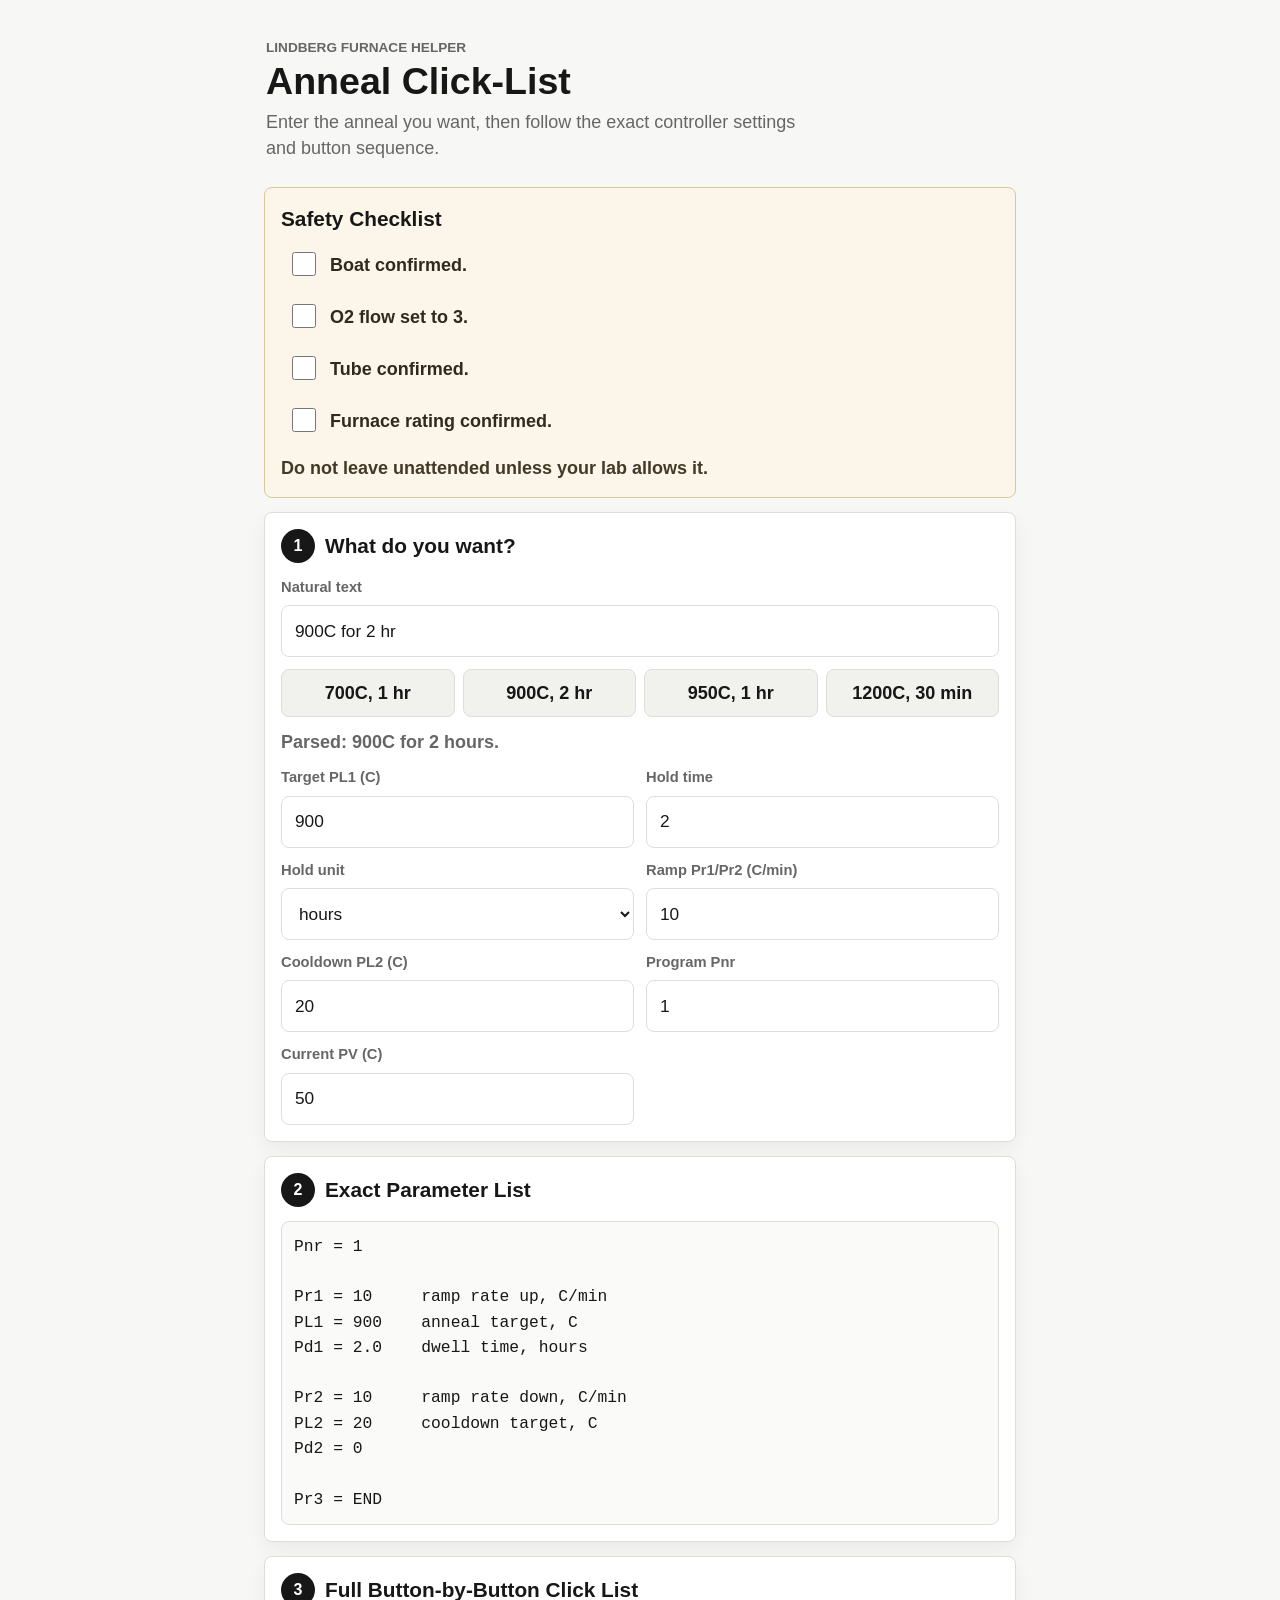
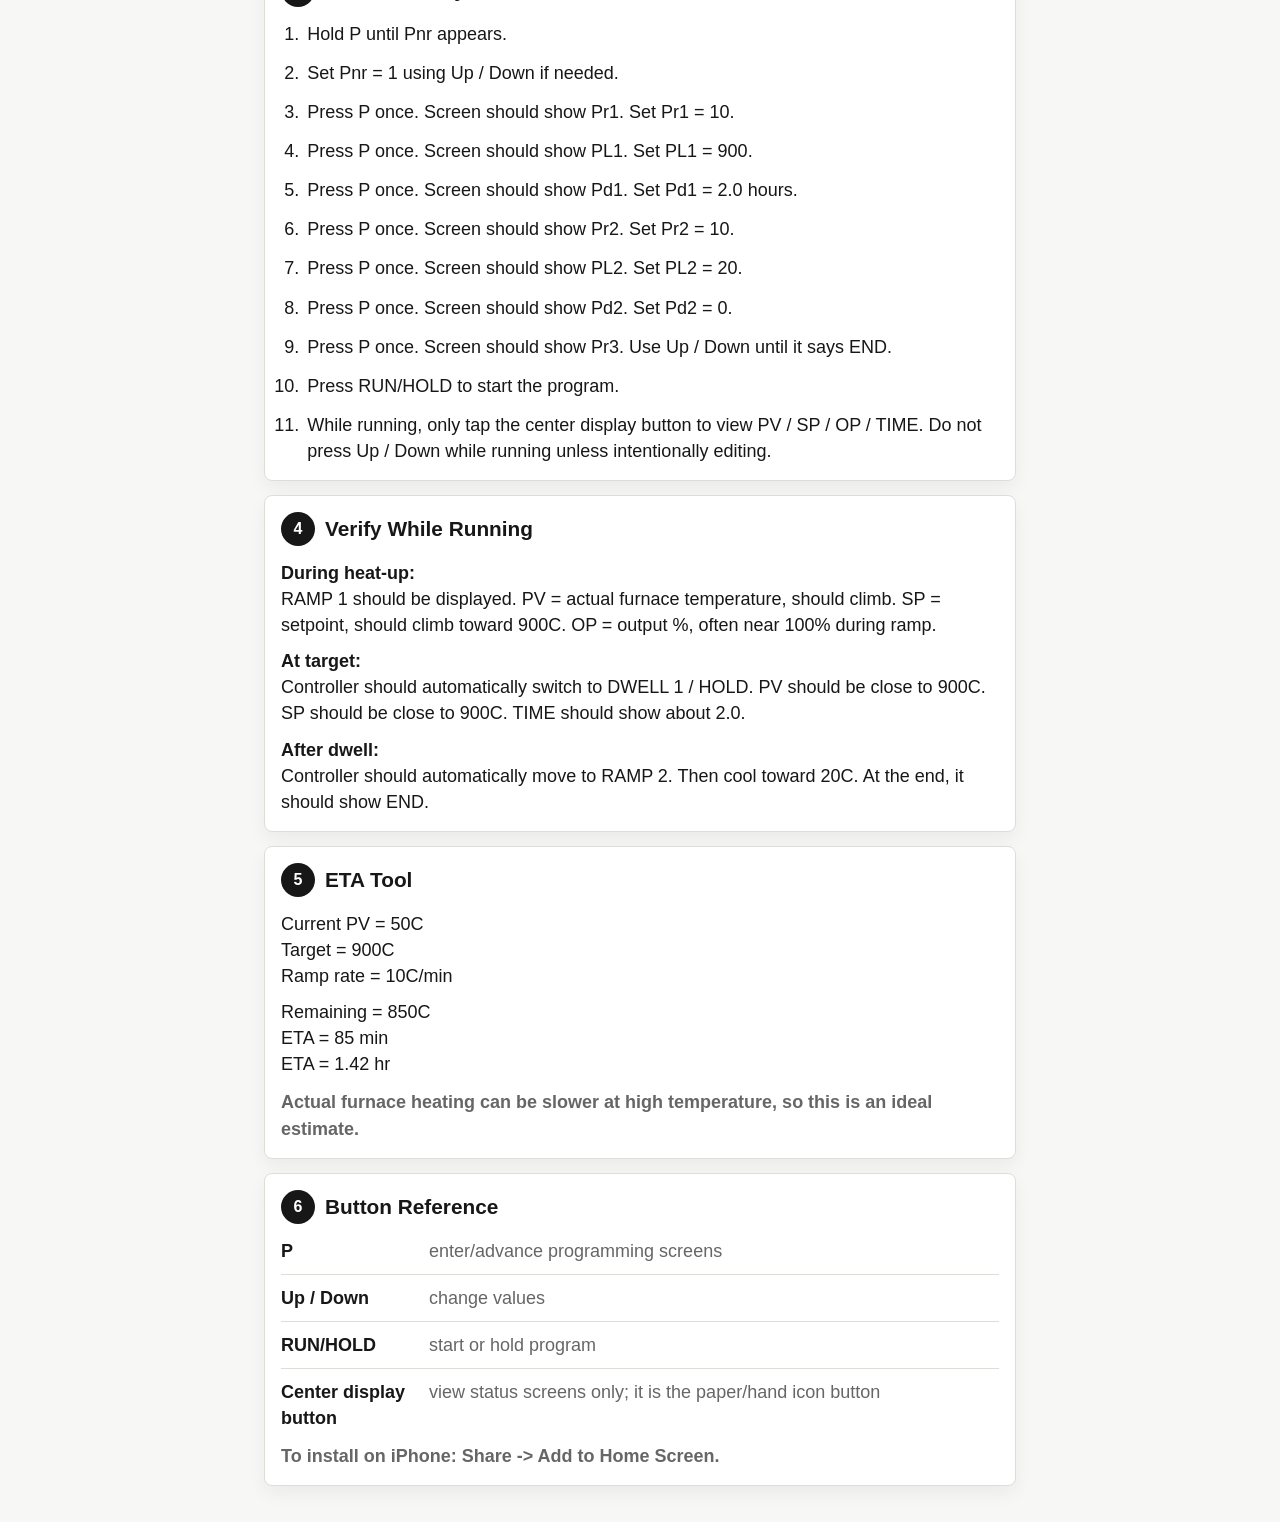
<file: index.html>
<!doctype html>
<html lang="en">
  <head>
    <meta charset="utf-8">
    <meta name="viewport" content="width=device-width, initial-scale=1, viewport-fit=cover">
    <meta name="theme-color" content="#171717">
    <meta name="apple-mobile-web-app-capable" content="yes">
    <meta name="apple-mobile-web-app-title" content="Anneal List">
    <meta name="apple-mobile-web-app-status-bar-style" content="default">
    <title>Anneal Click-List</title>
    <link rel="manifest" href="manifest.json">
    <link rel="stylesheet" href="style.css">
  </head>
  <body>
    <main class="app-shell">
      <header class="page-header">
        <p class="eyebrow">Lindberg furnace helper</p>
        <h1>Anneal Click-List</h1>
        <p class="subtitle">Enter the anneal you want, then follow the exact controller settings and button sequence.</p>
      </header>

      <section class="safety-box" aria-label="Safety checklist">
        <h2>Safety Checklist</h2>
        <ul class="safety-checklist">
          <li>
            <label>
              <input type="checkbox" class="safety-check" data-safety-key="boat">
              <span>Boat confirmed.</span>
            </label>
          </li>
          <li>
            <label>
              <input type="checkbox" class="safety-check" data-safety-key="o2-flow">
              <span>O2 flow set to 3.</span>
            </label>
          </li>
          <li>
            <label>
              <input type="checkbox" class="safety-check" data-safety-key="tube">
              <span>Tube confirmed.</span>
            </label>
          </li>
          <li>
            <label>
              <input type="checkbox" class="safety-check" data-safety-key="furnace-rating">
              <span>Furnace rating confirmed.</span>
            </label>
          </li>
        </ul>
        <p>Do not leave unattended unless your lab allows it.</p>
      </section>

      <section class="section-card" aria-labelledby="want-heading">
        <div class="section-heading">
          <span class="section-number">1</span>
          <h2 id="want-heading">What do you want?</h2>
        </div>

        <label class="field field-wide" for="naturalInput">
          <span>Natural text</span>
          <input id="naturalInput" type="text" inputmode="text" autocomplete="off" placeholder="900C for 2 hr">
        </label>

        <div class="preset-grid" aria-label="Quick presets">
          <button type="button" class="preset" data-preset-temp="700" data-preset-time="1" data-preset-unit="hours">700C, 1 hr</button>
          <button type="button" class="preset" data-preset-temp="900" data-preset-time="2" data-preset-unit="hours">900C, 2 hr</button>
          <button type="button" class="preset" data-preset-temp="950" data-preset-time="1" data-preset-unit="hours">950C, 1 hr</button>
          <button type="button" class="preset" data-preset-temp="1200" data-preset-time="30" data-preset-unit="minutes">1200C, 30 min</button>
        </div>

        <div id="parseStatus" class="status-note" role="status" aria-live="polite"></div>

        <div class="manual-grid">
          <label class="field" for="targetTemp">
            <span>Target PL1 (C)</span>
            <input id="targetTemp" type="number" inputmode="decimal" min="0" step="1">
          </label>

          <label class="field" for="holdTime">
            <span>Hold time</span>
            <input id="holdTime" type="number" inputmode="decimal" min="0" step="0.1">
          </label>

          <label class="field" for="holdUnit">
            <span>Hold unit</span>
            <select id="holdUnit">
              <option value="hours">hours</option>
              <option value="minutes">minutes</option>
            </select>
          </label>

          <label class="field" for="rampRate">
            <span>Ramp Pr1/Pr2 (C/min)</span>
            <input id="rampRate" type="number" inputmode="decimal" min="0" step="0.1">
          </label>

          <label class="field" for="cooldownTarget">
            <span>Cooldown PL2 (C)</span>
            <input id="cooldownTarget" type="number" inputmode="decimal" step="1">
          </label>

          <label class="field" for="programNumber">
            <span>Program Pnr</span>
            <input id="programNumber" type="number" inputmode="numeric" min="1" step="1">
          </label>

          <label class="field" for="currentPv">
            <span>Current PV (C)</span>
            <input id="currentPv" type="number" inputmode="decimal" step="1">
          </label>
        </div>
      </section>

      <section id="warnings" class="warning-list" aria-live="polite"></section>

      <section class="section-card" aria-labelledby="params-heading">
        <div class="section-heading">
          <span class="section-number">2</span>
          <h2 id="params-heading">Exact Parameter List</h2>
        </div>
        <pre id="parameterList" class="parameter-output"></pre>
        <div id="conversionNote" class="conversion-note"></div>
      </section>

      <section class="section-card" aria-labelledby="click-heading">
        <div class="section-heading">
          <span class="section-number">3</span>
          <h2 id="click-heading">Full Button-by-Button Click List</h2>
        </div>
        <ol id="clickList" class="click-list"></ol>
      </section>

      <section class="section-card" aria-labelledby="verify-heading">
        <div class="section-heading">
          <span class="section-number">4</span>
          <h2 id="verify-heading">Verify While Running</h2>
        </div>
        <div id="verifyList" class="verify-copy"></div>
      </section>

      <section class="section-card" aria-labelledby="eta-heading">
        <div class="section-heading">
          <span class="section-number">5</span>
          <h2 id="eta-heading">ETA Tool</h2>
        </div>
        <div id="etaOutput" class="eta-output"></div>
        <p class="plain-note">Actual furnace heating can be slower at high temperature, so this is an ideal estimate.</p>
      </section>

      <section class="section-card" aria-labelledby="reference-heading">
        <div class="section-heading">
          <span class="section-number">6</span>
          <h2 id="reference-heading">Button Reference</h2>
        </div>
        <dl class="button-reference">
          <div><dt>P</dt><dd>enter/advance programming screens</dd></div>
          <div><dt>Up / Down</dt><dd>change values</dd></div>
          <div><dt>RUN/HOLD</dt><dd>start or hold program</dd></div>
          <div><dt>Center display button</dt><dd>view status screens only; it is the paper/hand icon button</dd></div>
        </dl>
        <p class="home-note">To install on iPhone: Share -> Add to Home Screen.</p>
      </section>
    </main>

    <script src="script.js"></script>
  </body>
</html>
</file>
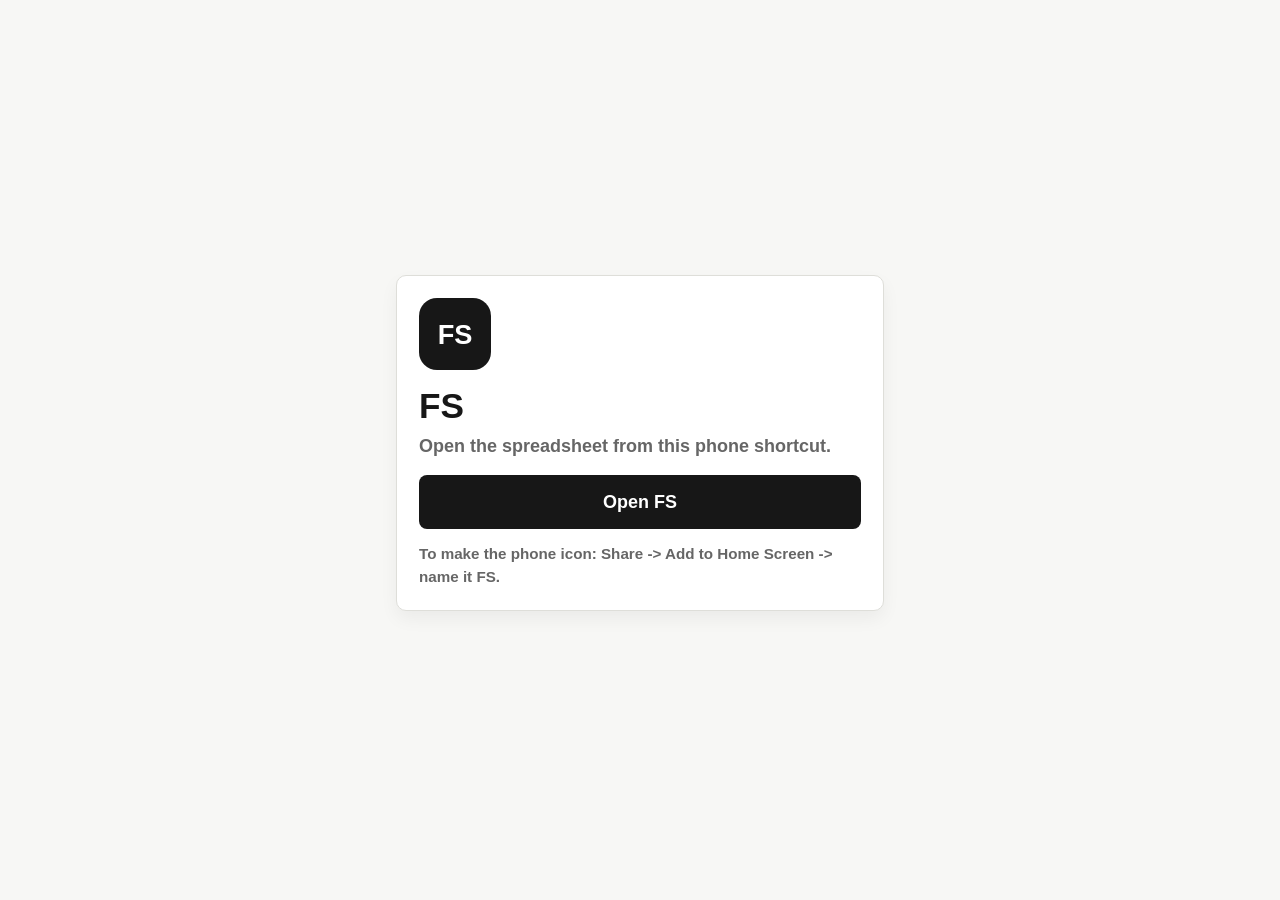
<file: fs/index.html>
<!doctype html>
<html lang="en">
  <head>
    <meta charset="utf-8">
    <meta name="viewport" content="width=device-width, initial-scale=1, viewport-fit=cover">
    <meta name="theme-color" content="#171717">
    <meta name="apple-mobile-web-app-capable" content="yes">
    <meta name="apple-mobile-web-app-title" content="FS">
    <meta name="apple-mobile-web-app-status-bar-style" content="default">
    <title>FS</title>
    <link rel="manifest" href="manifest.json">
    <link rel="apple-touch-icon" href="icon-180.png">
    <style>
      :root {
        color-scheme: light;
        --bg: #f7f7f5;
        --surface: #ffffff;
        --ink: #171717;
        --muted: #666666;
        --border: #deded9;
      }

      * {
        box-sizing: border-box;
      }

      html {
        -webkit-text-size-adjust: 100%;
      }

      body {
        margin: 0;
        background: var(--bg);
        color: var(--ink);
        font-family: -apple-system, BlinkMacSystemFont, "Segoe UI", Roboto, Arial, sans-serif;
        font-size: 18px;
        line-height: 1.45;
      }

      main {
        display: grid;
        width: min(100%, 520px);
        min-height: 100vh;
        margin: 0 auto;
        padding: 22px 16px calc(36px + env(safe-area-inset-bottom));
        place-items: center;
      }

      .panel {
        width: 100%;
        padding: 22px;
        border: 1px solid var(--border);
        border-radius: 10px;
        background: var(--surface);
        box-shadow: 0 8px 18px rgba(0, 0, 0, 0.05);
      }

      .icon {
        display: grid;
        width: 72px;
        height: 72px;
        margin-bottom: 18px;
        place-items: center;
        border-radius: 18px;
        background: var(--ink);
        color: #ffffff;
        font-size: 1.7rem;
        font-weight: 850;
      }

      h1 {
        margin: 0 0 8px;
        font-size: 2.2rem;
        line-height: 1.05;
        letter-spacing: 0;
      }

      p {
        margin: 0 0 16px;
        color: var(--muted);
        font-weight: 650;
      }

      a {
        color: inherit;
      }

      .button {
        display: grid;
        min-height: 54px;
        width: 100%;
        place-items: center;
        border-radius: 8px;
        background: var(--ink);
        color: #ffffff;
        font-weight: 850;
        text-decoration: none;
      }

      .note {
        margin-top: 14px;
        margin-bottom: 0;
        font-size: 0.95rem;
      }
    </style>
  </head>
  <body>
    <main>
      <section class="panel" aria-label="FS shortcut">
        <div class="icon" aria-hidden="true">FS</div>
        <h1>FS</h1>
        <p>Open the spreadsheet from this phone shortcut.</p>
        <a id="openLink" class="button" href="https://docs.google.com/spreadsheets/d/1Yaxg02kO-hpJ99vYWFDBDO_m_tfg5jpgGTYPdU11AQw/edit?pli=1&amp;gid=0#gid=0">Open FS</a>
        <p class="note">To make the phone icon: Share -> Add to Home Screen -> name it FS.</p>
      </section>
    </main>

    <script>
      (function () {
        "use strict";

        var sheetUrl = "https://docs.google.com/spreadsheets/d/1Yaxg02kO-hpJ99vYWFDBDO_m_tfg5jpgGTYPdU11AQw/edit?pli=1&gid=0#gid=0";
        var isStandalone = window.matchMedia("(display-mode: standalone)").matches || window.navigator.standalone;
        if (isStandalone) {
          window.location.replace(sheetUrl);
        }
      })();
    </script>
  </body>
</html>
</file>
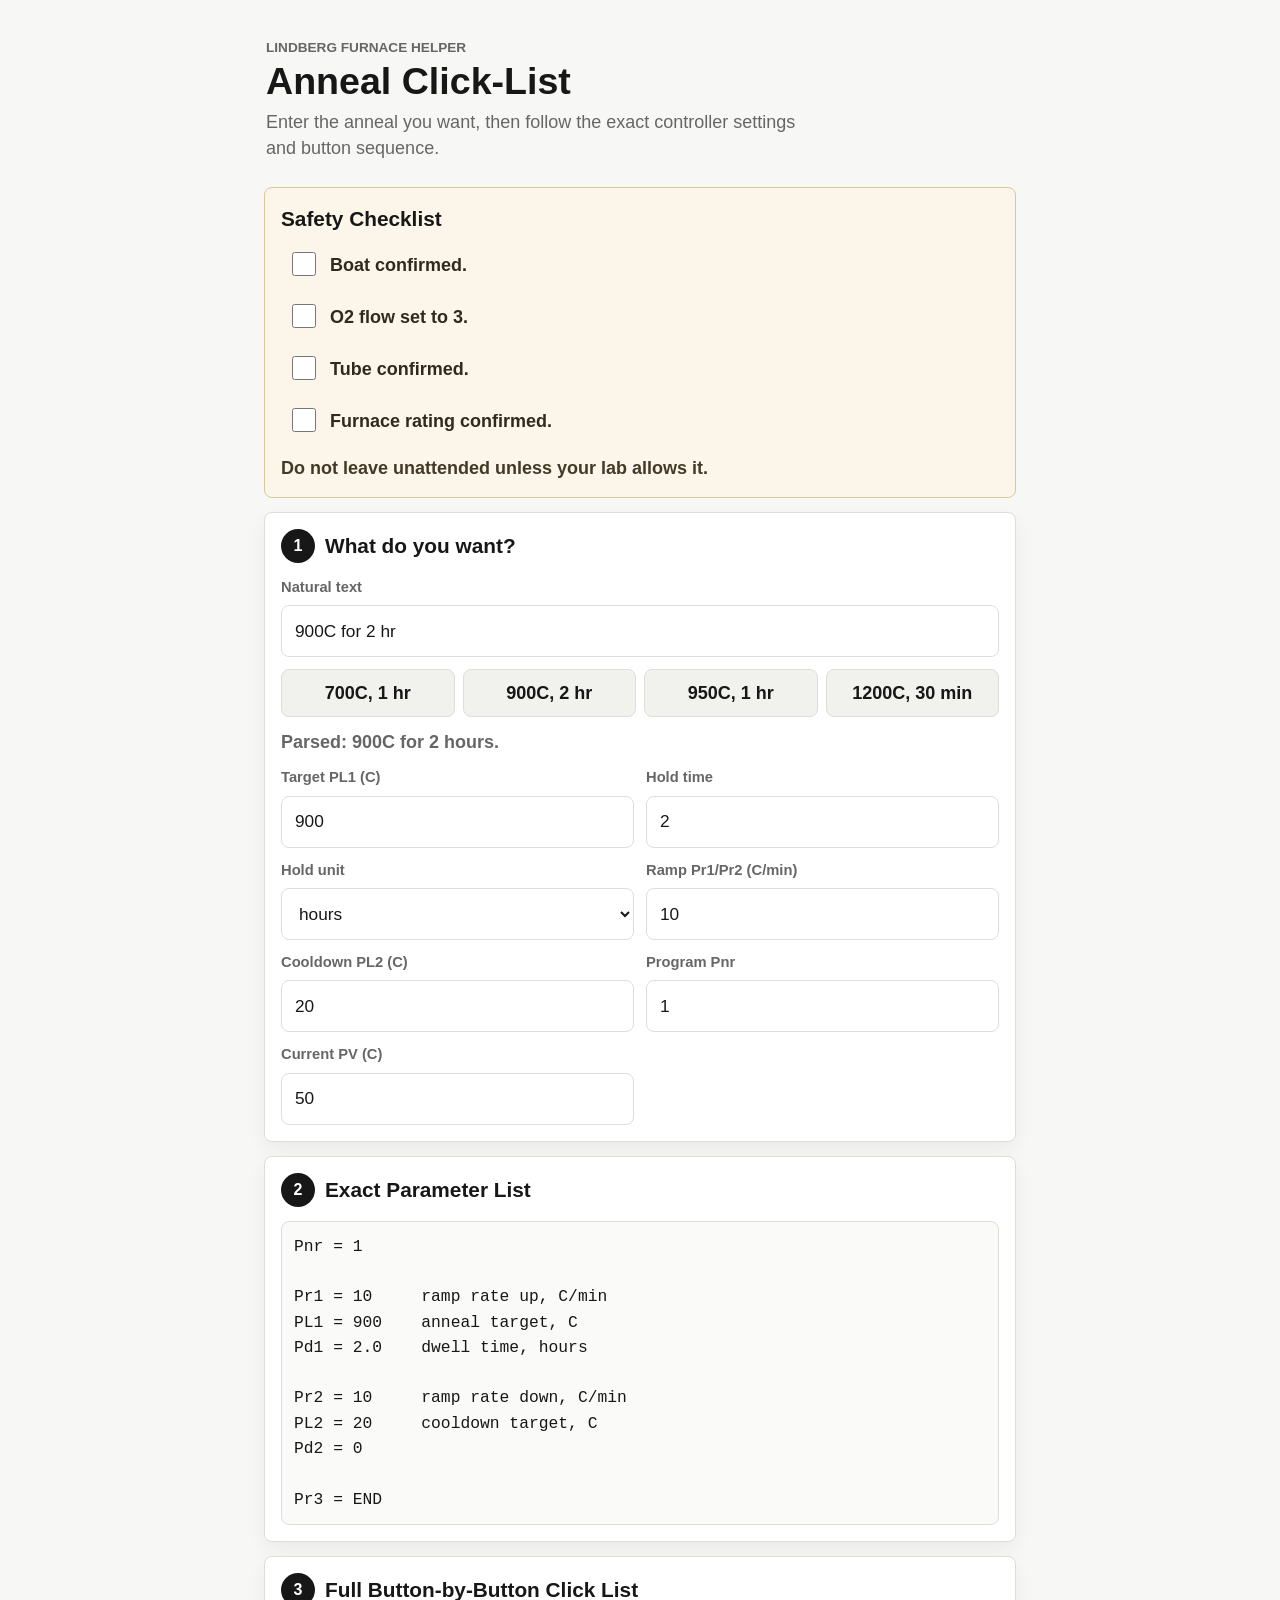
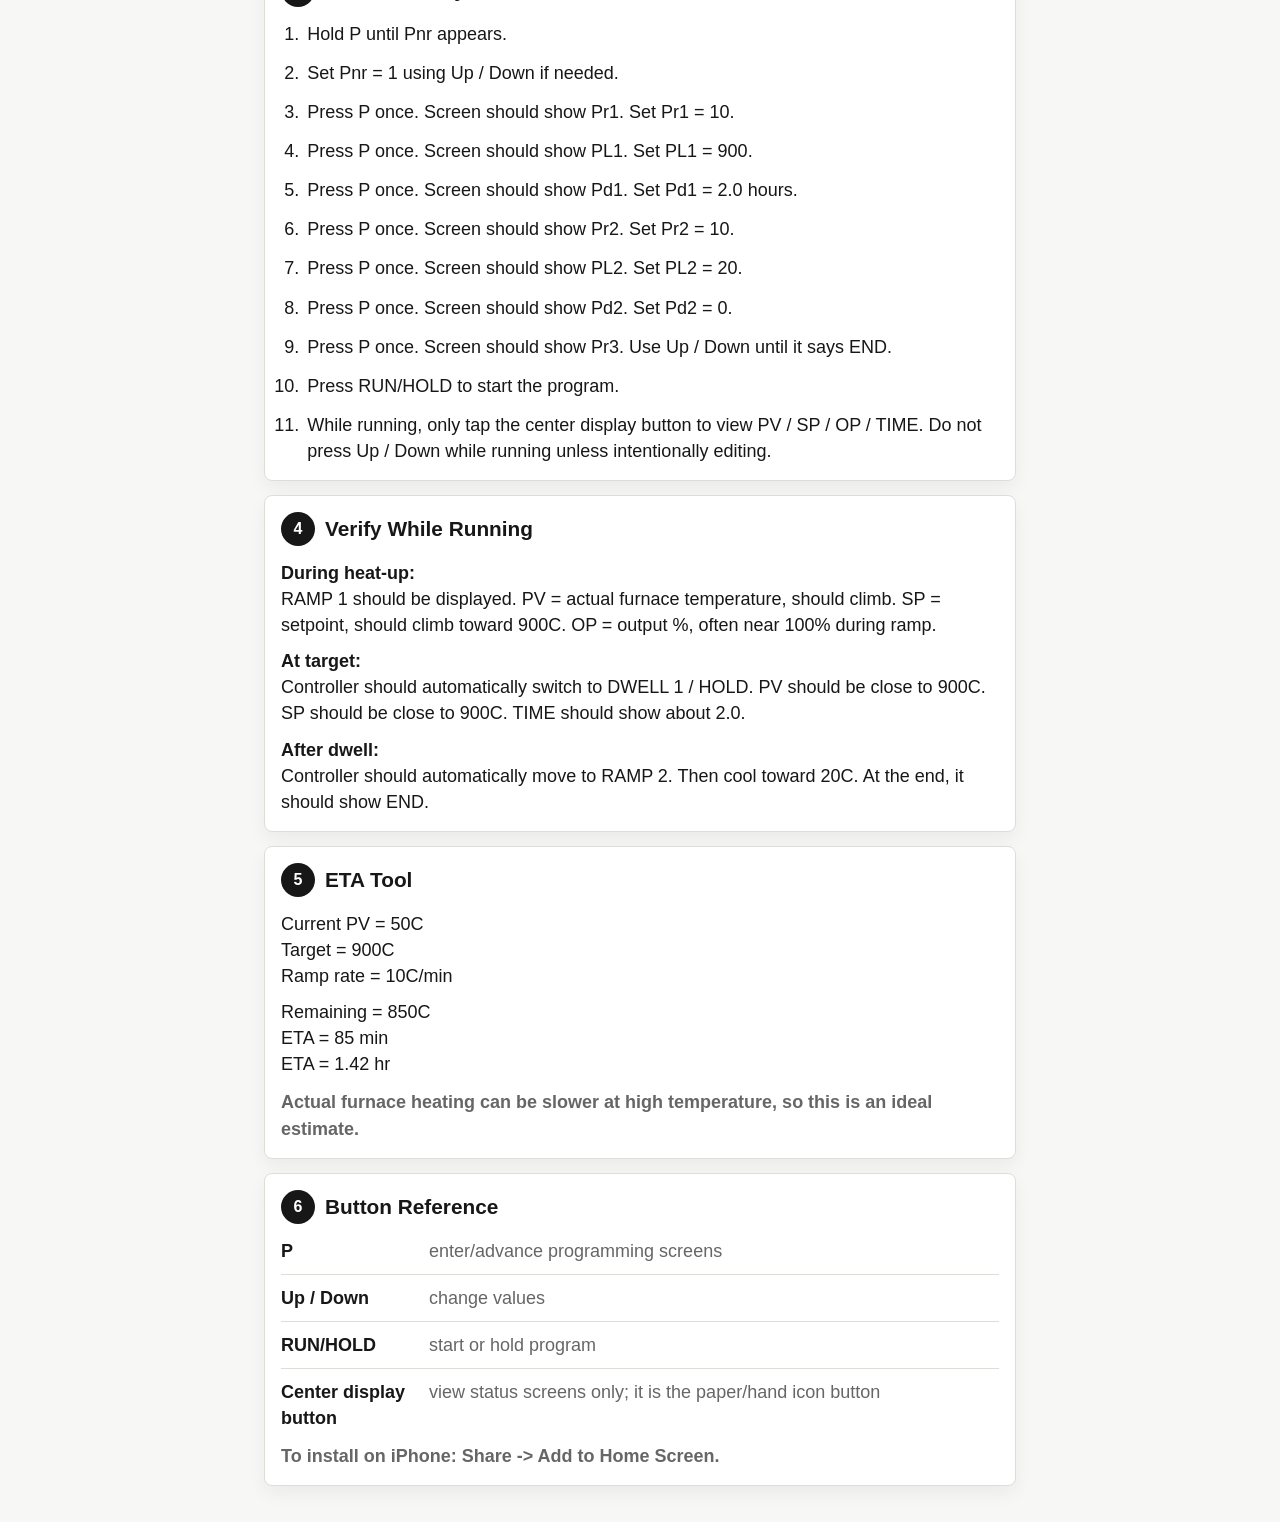
<file: anneal-click-list-email.html>
<!doctype html>
<html lang="en">
  <head>
    <meta charset="utf-8">
    <meta name="viewport" content="width=device-width, initial-scale=1, viewport-fit=cover">
    <meta name="theme-color" content="#171717">
    <meta name="apple-mobile-web-app-capable" content="yes">
    <meta name="apple-mobile-web-app-title" content="Anneal List">
    <meta name="apple-mobile-web-app-status-bar-style" content="default">
    <title>Anneal Click-List</title>
    <style>
:root {
  color-scheme: light;
  --bg: #f7f7f5;
  --surface: #ffffff;
  --surface-muted: #f1f1ee;
  --ink: #171717;
  --muted: #666666;
  --border: #deded9;
  --accent: #171717;
  --accent-dark: #171717;
  --yellow: #fbf6e9;
  --yellow-border: #d8c99d;
  --warn: #8a3b12;
  --warn-bg: #fff7ed;
  --shadow: 0 8px 18px rgba(0, 0, 0, 0.05);
}

* {
  box-sizing: border-box;
}

html {
  -webkit-text-size-adjust: 100%;
}

body {
  margin: 0;
  background: var(--bg);
  color: var(--ink);
  font-family: -apple-system, BlinkMacSystemFont, "Segoe UI", Roboto, Arial, sans-serif;
  font-size: 18px;
  line-height: 1.45;
}

button,
input,
select {
  font: inherit;
}

button {
  min-height: 48px;
  border: 0;
  cursor: pointer;
}

.app-shell {
  width: min(100%, 780px);
  margin: 0 auto;
  padding: 18px 14px calc(36px + env(safe-area-inset-bottom));
}

.page-header {
  padding: 10px 2px 12px;
}

.eyebrow {
  margin: 0 0 4px;
  color: var(--muted);
  font-size: 0.85rem;
  font-weight: 800;
  text-transform: uppercase;
}

h1,
h2,
p {
  margin-top: 0;
}

h1 {
  margin-bottom: 8px;
  font-size: 2.35rem;
  line-height: 1.05;
  letter-spacing: 0;
}

h2 {
  margin-bottom: 0;
  font-size: 1.3rem;
  letter-spacing: 0;
}

.subtitle {
  max-width: 34rem;
  margin-bottom: 0;
  color: var(--muted);
}

.safety-box,
.section-card,
.warning-list {
  margin-top: 14px;
  border-radius: 8px;
}

.safety-box {
  padding: 16px;
  border: 1px solid var(--yellow-border);
  background: var(--yellow);
}

.safety-box h2 {
  margin-bottom: 8px;
}

.safety-checklist {
  display: grid;
  gap: 8px;
  margin: 0 0 12px;
  padding: 0;
  list-style: none;
}

.safety-checklist li {
  color: #2f2a1d;
  font-weight: 750;
}

.safety-checklist label {
  display: grid;
  grid-template-columns: 28px 1fr;
  gap: 10px;
  align-items: start;
  min-height: 44px;
  padding: 8px 10px;
  border: 1px solid transparent;
  border-radius: 8px;
}

.safety-checklist label:has(input:checked) {
  border-color: #d8c99d;
  background: #fffaf0;
}

.safety-check {
  width: 24px;
  height: 24px;
  margin: 0;
  accent-color: var(--ink);
}

.safety-box p {
  margin-bottom: 6px;
  color: #423a28;
  font-weight: 650;
}

.safety-box p:last-child {
  margin-bottom: 0;
}

.section-card {
  padding: 16px;
  border: 1px solid var(--border);
  background: var(--surface);
  box-shadow: var(--shadow);
}

.section-heading {
  display: flex;
  align-items: center;
  gap: 10px;
  margin-bottom: 14px;
}

.section-number {
  display: inline-grid;
  flex: 0 0 34px;
  width: 34px;
  height: 34px;
  place-items: center;
  border-radius: 50%;
  background: var(--ink);
  color: #ffffff;
  font-size: 1rem;
  font-weight: 800;
}

.field {
  display: grid;
  gap: 7px;
}

.field span {
  color: var(--muted);
  font-size: 0.92rem;
  font-weight: 750;
}

.field input,
.field select {
  width: 100%;
  min-height: 52px;
  padding: 12px 13px;
  border: 1px solid var(--border);
  border-radius: 8px;
  background: #ffffff;
  color: var(--ink);
  font-size: 1.08rem;
}

.field input:focus,
.field select:focus {
  border-color: var(--ink);
  outline: 3px solid rgba(23, 23, 23, 0.12);
}

.field-wide {
  margin-bottom: 12px;
}

.preset-grid {
  display: grid;
  grid-template-columns: repeat(2, minmax(0, 1fr));
  gap: 8px;
  margin-bottom: 12px;
}

.preset {
  padding: 10px 8px;
  border-radius: 8px;
  border: 1px solid var(--border);
  background: var(--surface-muted);
  color: var(--ink);
  font-weight: 800;
}

.preset:active {
  transform: translateY(1px);
}

.status-note {
  min-height: 26px;
  margin-bottom: 12px;
  color: var(--muted);
  font-weight: 700;
}

.status-note.error {
  color: var(--warn);
}

.manual-grid {
  display: grid;
  grid-template-columns: 1fr;
  gap: 12px;
}

.warning-list {
  display: none;
  padding: 14px 16px;
  border: 1px solid #e3b281;
  background: var(--warn-bg);
  color: var(--warn);
  font-weight: 800;
}

.warning-list.visible {
  display: grid;
  gap: 8px;
}

.parameter-output {
  margin: 0;
  padding: 12px;
  border: 1px solid var(--border);
  border-radius: 8px;
  background: #fafaf8;
  overflow-x: auto;
  white-space: pre;
  font-family: ui-monospace, SFMono-Regular, Menlo, Consolas, monospace;
  font-size: 1.02rem;
  line-height: 1.55;
}

.conversion-note,
.plain-note,
.home-note {
  margin-top: 12px;
  margin-bottom: 0;
  color: var(--muted);
  font-weight: 650;
}

.conversion-note {
  display: none;
  padding: 12px;
  border-left: 4px solid var(--ink);
  background: var(--surface-muted);
  color: var(--ink);
}

.conversion-note.visible {
  display: block;
}

.click-list {
  margin: 0;
  padding-left: 1.45rem;
}

.click-list li {
  margin-bottom: 13px;
  padding-left: 3px;
}

.click-list li:last-child {
  margin-bottom: 0;
}

.verify-copy p,
.eta-output p {
  margin-bottom: 10px;
}

.verify-copy p:last-child,
.eta-output p:last-child {
  margin-bottom: 0;
}

.button-reference {
  display: grid;
  gap: 10px;
  margin: 0;
}

.button-reference div {
  display: grid;
  grid-template-columns: 138px 1fr;
  gap: 10px;
  align-items: start;
  padding-bottom: 10px;
  border-bottom: 1px solid var(--border);
}

.button-reference div:last-child {
  padding-bottom: 0;
  border-bottom: 0;
}

.button-reference dt {
  font-weight: 850;
}

.button-reference dd {
  margin: 0;
  color: var(--muted);
}

@media (min-width: 680px) {
  .app-shell {
    padding-top: 28px;
  }

  .manual-grid {
    grid-template-columns: repeat(2, minmax(0, 1fr));
  }

  .preset-grid {
    grid-template-columns: repeat(4, minmax(0, 1fr));
  }
}

@media (max-width: 390px) {
  body {
    font-size: 17px;
  }

  h1 {
    font-size: 2rem;
  }

  .section-card,
  .safety-box {
    padding: 14px;
  }

  .button-reference div {
    grid-template-columns: 1fr;
    gap: 2px;
  }
}

    </style>
  </head>
  <body>
    <main class="app-shell">
      <header class="page-header">
        <p class="eyebrow">Lindberg furnace helper</p>
        <h1>Anneal Click-List</h1>
        <p class="subtitle">Enter the anneal you want, then follow the exact controller settings and button sequence.</p>
      </header>

      <section class="safety-box" aria-label="Safety checklist">
        <h2>Safety Checklist</h2>
        <ul class="safety-checklist">
          <li>
            <label>
              <input type="checkbox" class="safety-check" data-safety-key="boat">
              <span>Boat confirmed.</span>
            </label>
          </li>
          <li>
            <label>
              <input type="checkbox" class="safety-check" data-safety-key="o2-flow">
              <span>O2 flow set to 3.</span>
            </label>
          </li>
          <li>
            <label>
              <input type="checkbox" class="safety-check" data-safety-key="tube">
              <span>Tube confirmed.</span>
            </label>
          </li>
          <li>
            <label>
              <input type="checkbox" class="safety-check" data-safety-key="furnace-rating">
              <span>Furnace rating confirmed.</span>
            </label>
          </li>
        </ul>
        <p>Do not leave unattended unless your lab allows it.</p>
      </section>

      <section class="section-card" aria-labelledby="want-heading">
        <div class="section-heading">
          <span class="section-number">1</span>
          <h2 id="want-heading">What do you want?</h2>
        </div>

        <label class="field field-wide" for="naturalInput">
          <span>Natural text</span>
          <input id="naturalInput" type="text" inputmode="text" autocomplete="off" placeholder="900C for 2 hr">
        </label>

        <div class="preset-grid" aria-label="Quick presets">
          <button type="button" class="preset" data-preset-temp="700" data-preset-time="1" data-preset-unit="hours">700C, 1 hr</button>
          <button type="button" class="preset" data-preset-temp="900" data-preset-time="2" data-preset-unit="hours">900C, 2 hr</button>
          <button type="button" class="preset" data-preset-temp="950" data-preset-time="1" data-preset-unit="hours">950C, 1 hr</button>
          <button type="button" class="preset" data-preset-temp="1200" data-preset-time="30" data-preset-unit="minutes">1200C, 30 min</button>
        </div>

        <div id="parseStatus" class="status-note" role="status" aria-live="polite"></div>

        <div class="manual-grid">
          <label class="field" for="targetTemp">
            <span>Target PL1 (C)</span>
            <input id="targetTemp" type="number" inputmode="decimal" min="0" step="1">
          </label>

          <label class="field" for="holdTime">
            <span>Hold time</span>
            <input id="holdTime" type="number" inputmode="decimal" min="0" step="0.1">
          </label>

          <label class="field" for="holdUnit">
            <span>Hold unit</span>
            <select id="holdUnit">
              <option value="hours">hours</option>
              <option value="minutes">minutes</option>
            </select>
          </label>

          <label class="field" for="rampRate">
            <span>Ramp Pr1/Pr2 (C/min)</span>
            <input id="rampRate" type="number" inputmode="decimal" min="0" step="0.1">
          </label>

          <label class="field" for="cooldownTarget">
            <span>Cooldown PL2 (C)</span>
            <input id="cooldownTarget" type="number" inputmode="decimal" step="1">
          </label>

          <label class="field" for="programNumber">
            <span>Program Pnr</span>
            <input id="programNumber" type="number" inputmode="numeric" min="1" step="1">
          </label>

          <label class="field" for="currentPv">
            <span>Current PV (C)</span>
            <input id="currentPv" type="number" inputmode="decimal" step="1">
          </label>
        </div>
      </section>

      <section id="warnings" class="warning-list" aria-live="polite"></section>

      <section class="section-card" aria-labelledby="params-heading">
        <div class="section-heading">
          <span class="section-number">2</span>
          <h2 id="params-heading">Exact Parameter List</h2>
        </div>
        <pre id="parameterList" class="parameter-output"></pre>
        <div id="conversionNote" class="conversion-note"></div>
      </section>

      <section class="section-card" aria-labelledby="click-heading">
        <div class="section-heading">
          <span class="section-number">3</span>
          <h2 id="click-heading">Full Button-by-Button Click List</h2>
        </div>
        <ol id="clickList" class="click-list"></ol>
      </section>

      <section class="section-card" aria-labelledby="verify-heading">
        <div class="section-heading">
          <span class="section-number">4</span>
          <h2 id="verify-heading">Verify While Running</h2>
        </div>
        <div id="verifyList" class="verify-copy"></div>
      </section>

      <section class="section-card" aria-labelledby="eta-heading">
        <div class="section-heading">
          <span class="section-number">5</span>
          <h2 id="eta-heading">ETA Tool</h2>
        </div>
        <div id="etaOutput" class="eta-output"></div>
        <p class="plain-note">Actual furnace heating can be slower at high temperature, so this is an ideal estimate.</p>
      </section>

      <section class="section-card" aria-labelledby="reference-heading">
        <div class="section-heading">
          <span class="section-number">6</span>
          <h2 id="reference-heading">Button Reference</h2>
        </div>
        <dl class="button-reference">
          <div><dt>P</dt><dd>enter/advance programming screens</dd></div>
          <div><dt>Up / Down</dt><dd>change values</dd></div>
          <div><dt>RUN/HOLD</dt><dd>start or hold program</dd></div>
          <div><dt>Center display button</dt><dd>view status screens only; it is the paper/hand icon button</dd></div>
        </dl>
        <p class="home-note">To install on iPhone: Share -> Add to Home Screen.</p>
      </section>
    </main>
    <script>
(function () {
  "use strict";

  var storageKey = "anneal-click-list-values-v1";
  var safetyStorageKey = "anneal-click-list-safety-v1";
  var defaults = {
    naturalInput: "900C for 2 hr",
    targetTemp: 900,
    holdTime: 2,
    holdUnit: "hours",
    rampRate: 10,
    cooldownTarget: 20,
    programNumber: 1,
    currentPv: 50
  };

  var fields = {
    naturalInput: document.getElementById("naturalInput"),
    targetTemp: document.getElementById("targetTemp"),
    holdTime: document.getElementById("holdTime"),
    holdUnit: document.getElementById("holdUnit"),
    rampRate: document.getElementById("rampRate"),
    cooldownTarget: document.getElementById("cooldownTarget"),
    programNumber: document.getElementById("programNumber"),
    currentPv: document.getElementById("currentPv")
  };

  var parseStatus = document.getElementById("parseStatus");
  var warnings = document.getElementById("warnings");
  var parameterList = document.getElementById("parameterList");
  var conversionNote = document.getElementById("conversionNote");
  var clickList = document.getElementById("clickList");
  var verifyList = document.getElementById("verifyList");
  var etaOutput = document.getElementById("etaOutput");
  var safetyChecks = Array.from(document.querySelectorAll(".safety-check"));

  function readStoredValues() {
    try {
      var stored = JSON.parse(localStorage.getItem(storageKey));
      return stored && typeof stored === "object" ? stored : {};
    } catch (error) {
      return {};
    }
  }

  function numberValue(id) {
    var value = Number(fields[id].value);
    return Number.isFinite(value) ? value : 0;
  }

  function currentValues() {
    return {
      naturalInput: fields.naturalInput.value,
      targetTemp: numberValue("targetTemp"),
      holdTime: numberValue("holdTime"),
      holdUnit: fields.holdUnit.value,
      rampRate: numberValue("rampRate"),
      cooldownTarget: numberValue("cooldownTarget"),
      programNumber: Math.round(numberValue("programNumber")),
      currentPv: numberValue("currentPv")
    };
  }

  function saveValues(values) {
    try {
      localStorage.setItem(storageKey, JSON.stringify(values));
    } catch (error) {
      // The app still works if storage is blocked.
    }
  }

  function readSafetyChecks() {
    try {
      var stored = JSON.parse(localStorage.getItem(safetyStorageKey));
      return stored && typeof stored === "object" ? stored : {};
    } catch (error) {
      return {};
    }
  }

  function saveSafetyChecks() {
    var state = {};
    safetyChecks.forEach(function (check) {
      state[check.dataset.safetyKey] = check.checked;
    });
    try {
      localStorage.setItem(safetyStorageKey, JSON.stringify(state));
    } catch (error) {}
  }

  function restoreSafetyChecks() {
    var state = readSafetyChecks();
    safetyChecks.forEach(function (check) {
      check.checked = Boolean(state[check.dataset.safetyKey]);
    });
  }

  function setFields(values) {
    Object.keys(defaults).forEach(function (key) {
      fields[key].value = values[key];
    });
  }

  function formatHours(hours) {
    if (!Number.isFinite(hours)) {
      return "0";
    }
    if (Math.abs(hours - Math.round(hours)) < 0.0001) {
      return hours.toFixed(1);
    }
    return String(Number(hours.toFixed(3)));
  }

  function parseNaturalText(text) {
    var clean = text.toLowerCase().replace(/°/g, "").replace(/,/g, " ");
    var temp = null;
    var tempPatterns = [
      /(\d+(?:\.\d+)?)\s*(?:c|deg|degree|degrees)\b/,
      /(?:c|deg|degree|degrees)\s*(\d+(?:\.\d+)?)\b/
    ];

    tempPatterns.some(function (pattern) {
      var match = clean.match(pattern);
      if (match) {
        temp = Number(match[1]);
        return true;
      }
      return false;
    });

    if (temp === null) {
      var numbers = clean.match(/\d+(?:\.\d+)?/g) || [];
      var largeNumber = numbers.map(Number).find(function (value) {
        return value > 100;
      });
      if (largeNumber !== undefined) {
        temp = largeNumber;
      }
    }

    var timeMatch = clean.match(/(\d+(?:\.\d+)?)\s*(hr|hrs|hour|hours|h|min|mins|minute|minutes|m)\b/);
    var time = timeMatch ? Number(timeMatch[1]) : null;
    var unit = null;
    if (timeMatch) {
      unit = /^m/.test(timeMatch[2]) ? "minutes" : "hours";
    }

    return {
      targetTemp: temp,
      holdTime: time,
      holdUnit: unit,
      complete: Number.isFinite(temp) && Number.isFinite(time) && Boolean(unit)
    };
  }

  function applyParsedText() {
    var text = fields.naturalInput.value.trim();
    parseStatus.textContent = "";
    parseStatus.classList.remove("error");
    if (!text) {
      return;
    }

    var parsed = parseNaturalText(text);
    if (Number.isFinite(parsed.targetTemp)) {
      fields.targetTemp.value = parsed.targetTemp;
    }
    if (Number.isFinite(parsed.holdTime)) {
      fields.holdTime.value = parsed.holdTime;
    }
    if (parsed.holdUnit) {
      fields.holdUnit.value = parsed.holdUnit;
    }

    if (parsed.complete) {
      parseStatus.textContent = "Parsed: " + parsed.targetTemp + "C for " + parsed.holdTime + " " + parsed.holdUnit + ".";
    } else {
      parseStatus.textContent = "Could not fully parse. Please use manual fields.";
      parseStatus.classList.add("error");
    }
  }

  function buildWarnings(values) {
    var result = [];
    if (values.targetTemp > 1200) {
      result.push("Warning: Confirm this furnace/tube/sample setup is rated above this temperature.");
    }
    if (values.targetTemp < 20) {
      result.push("Warning: Target temperature is below 20C.");
    }
    if (values.holdTime <= 0) {
      result.push("Warning: Hold time must be greater than 0.");
    }
    if (values.rampRate <= 0) {
      result.push("Warning: Ramp rate must be greater than 0.");
    }
    return result;
  }

  function renderWarnings(items) {
    warnings.innerHTML = "";
    warnings.classList.toggle("visible", items.length > 0);
    items.forEach(function (item) {
      var div = document.createElement("div");
      div.textContent = item;
      warnings.appendChild(div);
    });
  }

  function parameterText(values, dwellHours) {
    return [
      "Pnr = " + values.programNumber,
      "",
      "Pr1 = " + values.rampRate + "     ramp rate up, C/min",
      "PL1 = " + values.targetTemp + "    anneal target, C",
      "Pd1 = " + formatHours(dwellHours) + "    dwell time, hours",
      "",
      "Pr2 = " + values.rampRate + "     ramp rate down, C/min",
      "PL2 = " + values.cooldownTarget + "     cooldown target, C",
      "Pd2 = 0",
      "",
      "Pr3 = END"
    ].join("\n");
  }

  function renderConversion(values, dwellHours) {
    if (values.holdUnit !== "minutes") {
      conversionNote.classList.remove("visible");
      conversionNote.textContent = "";
      return;
    }
    conversionNote.classList.add("visible");
    conversionNote.innerHTML = "<strong>Note:</strong><br>" +
      values.holdTime + " min / 60 = " + formatHours(dwellHours) + " hr.<br>" +
      "Enter " + formatHours(dwellHours) + " on the controller, not " + values.holdTime + ".";
  }

  function renderClickList(values, dwellHours) {
    var steps = [
      "Hold P until Pnr appears.",
      "Set Pnr = " + values.programNumber + " using Up / Down if needed.",
      "Press P once. Screen should show Pr1. Set Pr1 = " + values.rampRate + ".",
      "Press P once. Screen should show PL1. Set PL1 = " + values.targetTemp + ".",
      "Press P once. Screen should show Pd1. Set Pd1 = " + formatHours(dwellHours) + " hours.",
      "Press P once. Screen should show Pr2. Set Pr2 = " + values.rampRate + ".",
      "Press P once. Screen should show PL2. Set PL2 = " + values.cooldownTarget + ".",
      "Press P once. Screen should show Pd2. Set Pd2 = 0.",
      "Press P once. Screen should show Pr3. Use Up / Down until it says END.",
      "Press RUN/HOLD to start the program.",
      "While running, only tap the center display button to view PV / SP / OP / TIME. Do not press Up / Down while running unless intentionally editing."
    ];

    clickList.innerHTML = "";
    steps.forEach(function (step) {
      var li = document.createElement("li");
      li.textContent = step;
      clickList.appendChild(li);
    });
  }

  function renderVerify(values, dwellHours) {
    verifyList.innerHTML = [
      "<p><strong>During heat-up:</strong><br>RAMP 1 should be displayed. PV = actual furnace temperature, should climb. SP = setpoint, should climb toward " + values.targetTemp + "C. OP = output %, often near 100% during ramp.</p>",
      "<p><strong>At target:</strong><br>Controller should automatically switch to DWELL 1 / HOLD. PV should be close to " + values.targetTemp + "C. SP should be close to " + values.targetTemp + "C. TIME should show about " + formatHours(dwellHours) + ".</p>",
      "<p><strong>After dwell:</strong><br>Controller should automatically move to RAMP 2. Then cool toward " + values.cooldownTarget + "C. At the end, it should show END.</p>"
    ].join("");
  }

  function renderEta(values) {
    var remaining = values.targetTemp - values.currentPv;
    if (values.rampRate <= 0) {
      etaOutput.innerHTML = "<p>Enter a ramp rate greater than 0 to estimate ETA.</p>";
      return;
    }
    if (remaining <= 0) {
      etaOutput.innerHTML = "<p>Current PV is already at or above the target.</p>";
      return;
    }
    var etaMinutes = remaining / values.rampRate;
    var etaHours = etaMinutes / 60;
    etaOutput.innerHTML = [
      "<p>Current PV = " + values.currentPv + "C<br>Target = " + values.targetTemp + "C<br>Ramp rate = " + values.rampRate + "C/min</p>",
      "<p>Remaining = " + Number(remaining.toFixed(2)) + "C<br>ETA = " + Number(etaMinutes.toFixed(1)) + " min<br>ETA = " + Number(etaHours.toFixed(2)) + " hr</p>"
    ].join("");
  }

  function renderAll() {
    var values = currentValues();
    var dwellHours = values.holdUnit === "minutes" ? values.holdTime / 60 : values.holdTime;
    saveValues(values);
    renderWarnings(buildWarnings(values));
    parameterList.textContent = parameterText(values, dwellHours);
    renderConversion(values, dwellHours);
    renderClickList(values, dwellHours);
    renderVerify(values, dwellHours);
    renderEta(values);
  }

  function handleInput(event) {
    if (event.target === fields.naturalInput) {
      applyParsedText();
    }
    renderAll();
  }

  function applyPreset(button) {
    fields.targetTemp.value = button.dataset.presetTemp;
    fields.holdTime.value = button.dataset.presetTime;
    fields.holdUnit.value = button.dataset.presetUnit;
    fields.naturalInput.value = button.textContent.replace(",", " for");
    applyParsedText();
    renderAll();
  }

  setFields(Object.assign({}, defaults, readStoredValues()));
  restoreSafetyChecks();
  applyParsedText();
  renderAll();

  Object.keys(fields).forEach(function (key) {
    fields[key].addEventListener("input", handleInput);
    fields[key].addEventListener("change", handleInput);
  });

  document.querySelectorAll(".preset").forEach(function (button) {
    button.addEventListener("click", function () {
      applyPreset(button);
    });
  });

  safetyChecks.forEach(function (check) {
    check.addEventListener("change", saveSafetyChecks);
  });
})();

    </script>
  </body>
</html>
</file>
<file: style.css>
:root {
  color-scheme: light;
  --bg: #f7f7f5;
  --surface: #ffffff;
  --surface-muted: #f1f1ee;
  --ink: #171717;
  --muted: #666666;
  --border: #deded9;
  --accent: #171717;
  --accent-dark: #171717;
  --yellow: #fbf6e9;
  --yellow-border: #d8c99d;
  --warn: #8a3b12;
  --warn-bg: #fff7ed;
  --shadow: 0 8px 18px rgba(0, 0, 0, 0.05);
}

* {
  box-sizing: border-box;
}

html {
  -webkit-text-size-adjust: 100%;
}

body {
  margin: 0;
  background: var(--bg);
  color: var(--ink);
  font-family: -apple-system, BlinkMacSystemFont, "Segoe UI", Roboto, Arial, sans-serif;
  font-size: 18px;
  line-height: 1.45;
}

button,
input,
select {
  font: inherit;
}

button {
  min-height: 48px;
  border: 0;
  cursor: pointer;
}

.app-shell {
  width: min(100%, 780px);
  margin: 0 auto;
  padding: 18px 14px calc(36px + env(safe-area-inset-bottom));
}

.page-header {
  padding: 10px 2px 12px;
}

.eyebrow {
  margin: 0 0 4px;
  color: var(--muted);
  font-size: 0.85rem;
  font-weight: 800;
  text-transform: uppercase;
}

h1,
h2,
p {
  margin-top: 0;
}

h1 {
  margin-bottom: 8px;
  font-size: 2.35rem;
  line-height: 1.05;
  letter-spacing: 0;
}

h2 {
  margin-bottom: 0;
  font-size: 1.3rem;
  letter-spacing: 0;
}

.subtitle {
  max-width: 34rem;
  margin-bottom: 0;
  color: var(--muted);
}

.safety-box,
.section-card,
.warning-list {
  margin-top: 14px;
  border-radius: 8px;
}

.safety-box {
  padding: 16px;
  border: 1px solid var(--yellow-border);
  background: var(--yellow);
}

.safety-box h2 {
  margin-bottom: 8px;
}

.safety-checklist {
  display: grid;
  gap: 8px;
  margin: 0 0 12px;
  padding: 0;
  list-style: none;
}

.safety-checklist li {
  color: #2f2a1d;
  font-weight: 750;
}

.safety-checklist label {
  display: grid;
  grid-template-columns: 28px 1fr;
  gap: 10px;
  align-items: start;
  min-height: 44px;
  padding: 8px 10px;
  border: 1px solid transparent;
  border-radius: 8px;
}

.safety-checklist label:has(input:checked) {
  border-color: #d8c99d;
  background: #fffaf0;
}

.safety-check {
  width: 24px;
  height: 24px;
  margin: 0;
  accent-color: var(--ink);
}

.safety-box p {
  margin-bottom: 6px;
  color: #423a28;
  font-weight: 650;
}

.safety-box p:last-child {
  margin-bottom: 0;
}

.section-card {
  padding: 16px;
  border: 1px solid var(--border);
  background: var(--surface);
  box-shadow: var(--shadow);
}

.section-heading {
  display: flex;
  align-items: center;
  gap: 10px;
  margin-bottom: 14px;
}

.section-number {
  display: inline-grid;
  flex: 0 0 34px;
  width: 34px;
  height: 34px;
  place-items: center;
  border-radius: 50%;
  background: var(--ink);
  color: #ffffff;
  font-size: 1rem;
  font-weight: 800;
}

.field {
  display: grid;
  gap: 7px;
}

.field span {
  color: var(--muted);
  font-size: 0.92rem;
  font-weight: 750;
}

.field input,
.field select {
  width: 100%;
  min-height: 52px;
  padding: 12px 13px;
  border: 1px solid var(--border);
  border-radius: 8px;
  background: #ffffff;
  color: var(--ink);
  font-size: 1.08rem;
}

.field input:focus,
.field select:focus {
  border-color: var(--ink);
  outline: 3px solid rgba(23, 23, 23, 0.12);
}

.field-wide {
  margin-bottom: 12px;
}

.preset-grid {
  display: grid;
  grid-template-columns: repeat(2, minmax(0, 1fr));
  gap: 8px;
  margin-bottom: 12px;
}

.preset {
  padding: 10px 8px;
  border-radius: 8px;
  border: 1px solid var(--border);
  background: var(--surface-muted);
  color: var(--ink);
  font-weight: 800;
}

.preset:active {
  transform: translateY(1px);
}

.status-note {
  min-height: 26px;
  margin-bottom: 12px;
  color: var(--muted);
  font-weight: 700;
}

.status-note.error {
  color: var(--warn);
}

.manual-grid {
  display: grid;
  grid-template-columns: 1fr;
  gap: 12px;
}

.warning-list {
  display: none;
  padding: 14px 16px;
  border: 1px solid #e3b281;
  background: var(--warn-bg);
  color: var(--warn);
  font-weight: 800;
}

.warning-list.visible {
  display: grid;
  gap: 8px;
}

.parameter-output {
  margin: 0;
  padding: 12px;
  border: 1px solid var(--border);
  border-radius: 8px;
  background: #fafaf8;
  overflow-x: auto;
  white-space: pre;
  font-family: ui-monospace, SFMono-Regular, Menlo, Consolas, monospace;
  font-size: 1.02rem;
  line-height: 1.55;
}

.conversion-note,
.plain-note,
.home-note {
  margin-top: 12px;
  margin-bottom: 0;
  color: var(--muted);
  font-weight: 650;
}

.conversion-note {
  display: none;
  padding: 12px;
  border-left: 4px solid var(--ink);
  background: var(--surface-muted);
  color: var(--ink);
}

.conversion-note.visible {
  display: block;
}

.click-list {
  margin: 0;
  padding-left: 1.45rem;
}

.click-list li {
  margin-bottom: 13px;
  padding-left: 3px;
}

.click-list li:last-child {
  margin-bottom: 0;
}

.verify-copy p,
.eta-output p {
  margin-bottom: 10px;
}

.verify-copy p:last-child,
.eta-output p:last-child {
  margin-bottom: 0;
}

.button-reference {
  display: grid;
  gap: 10px;
  margin: 0;
}

.button-reference div {
  display: grid;
  grid-template-columns: 138px 1fr;
  gap: 10px;
  align-items: start;
  padding-bottom: 10px;
  border-bottom: 1px solid var(--border);
}

.button-reference div:last-child {
  padding-bottom: 0;
  border-bottom: 0;
}

.button-reference dt {
  font-weight: 850;
}

.button-reference dd {
  margin: 0;
  color: var(--muted);
}

@media (min-width: 680px) {
  .app-shell {
    padding-top: 28px;
  }

  .manual-grid {
    grid-template-columns: repeat(2, minmax(0, 1fr));
  }

  .preset-grid {
    grid-template-columns: repeat(4, minmax(0, 1fr));
  }
}

@media (max-width: 390px) {
  body {
    font-size: 17px;
  }

  h1 {
    font-size: 2rem;
  }

  .section-card,
  .safety-box {
    padding: 14px;
  }

  .button-reference div {
    grid-template-columns: 1fr;
    gap: 2px;
  }
}
</file>
